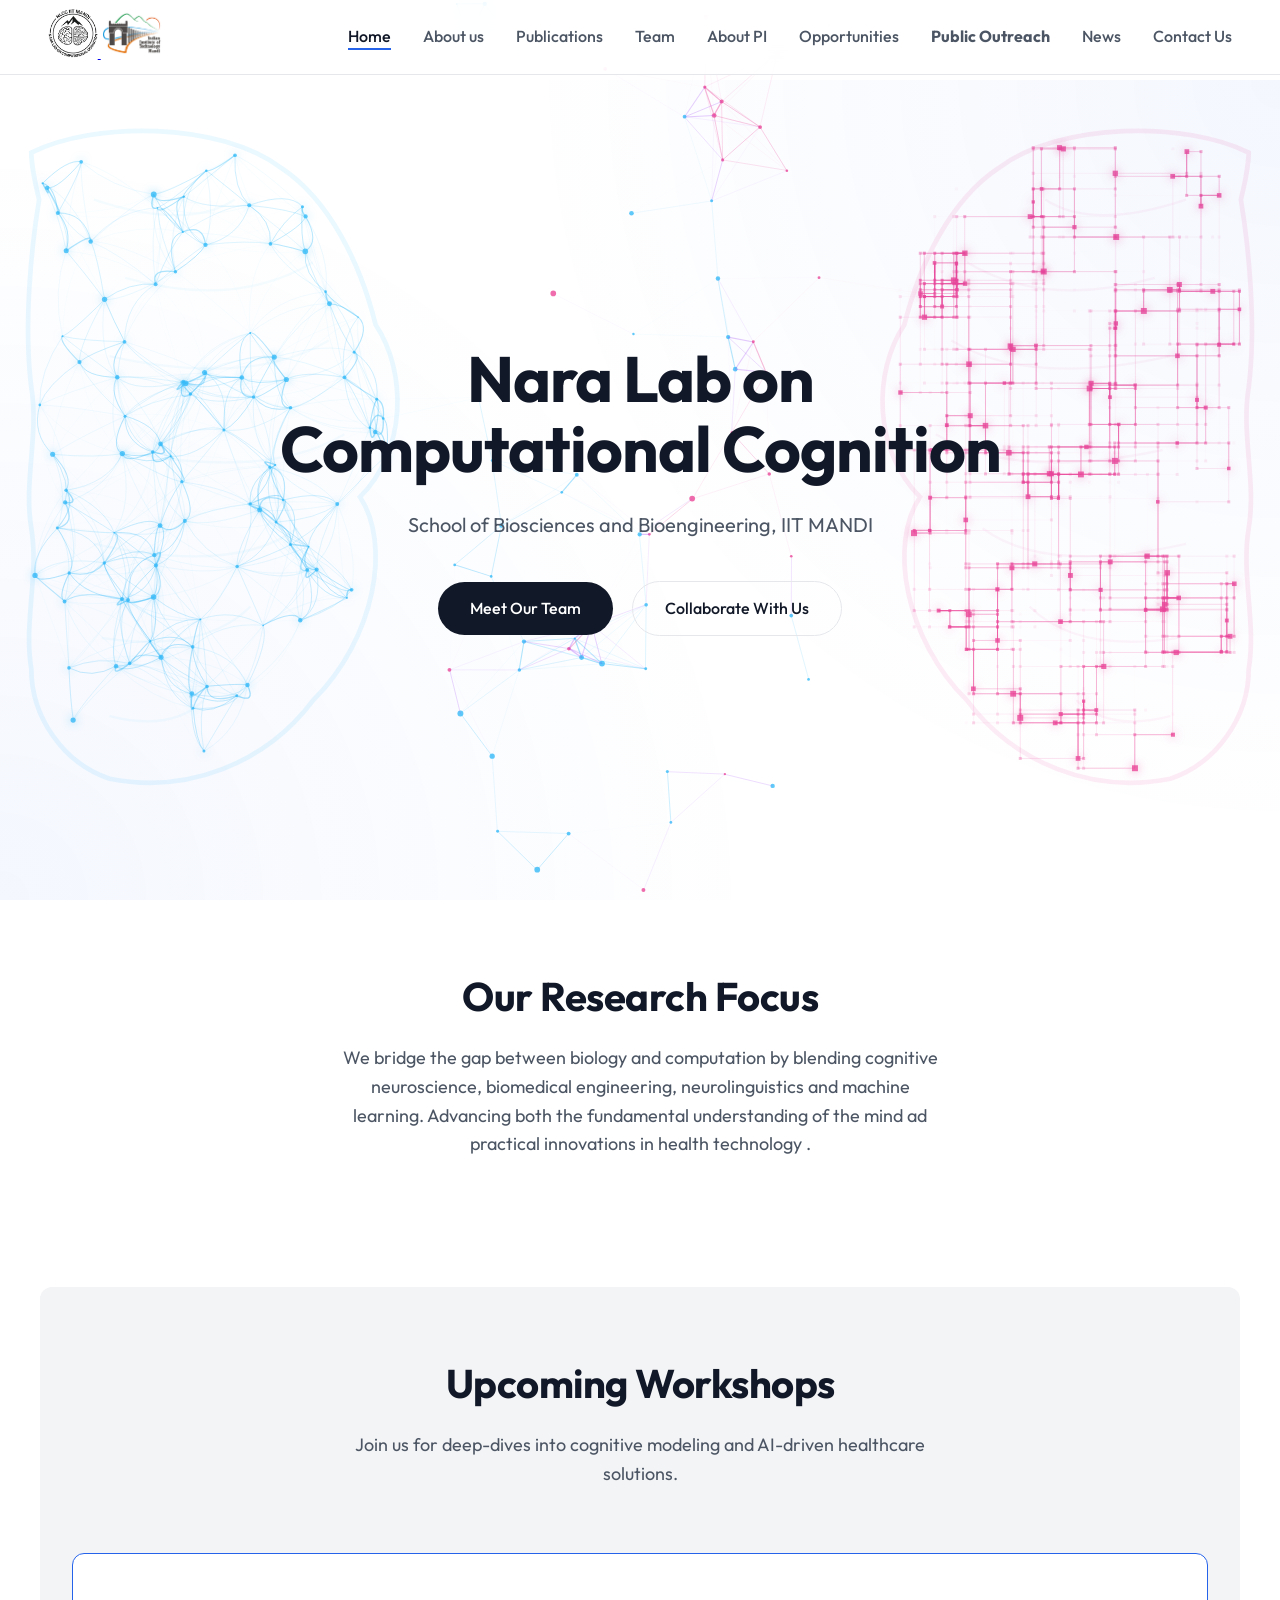
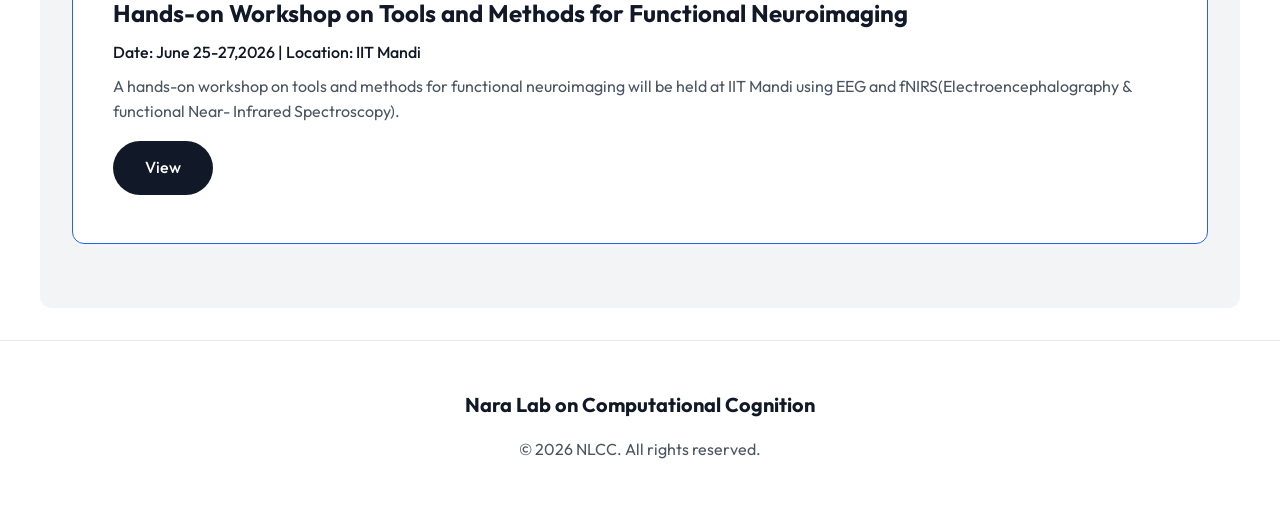
<file: index.html>
<!DOCTYPE html>
<html lang="en">

<head>
    <meta charset="UTF-8">
    <meta name="viewport" content="width=device-width, initial-scale=1.0">
    <title>NLCC - Nara Lab on Computational Cognition</title>
    <meta name="description"
        content="Nara Lab on Computational Cognition (NLCC) explores the intersection of computation and human cognition.">
    <link rel="stylesheet" href="style.css">
</head>

<body>
    <canvas id="neuronCanvas"></canvas>
    <nav>
        <div class="nav-container">
            <a href="index.html" class="active" class="logo">
                <img src="images/logo.jpg" alt="NLCC Logo" class="logo-img">
                <img src="images/iitlogo.png" alt="IIT Mandi Logo" class="logo-img">
            </a>
            <div class="menu-toggle" id="mobile-menu">
                <span class="bar"></span>
                <span class="bar"></span>
                <span class="bar"></span>
            </div>
            <ul class="nav-links">
                <li><a href="index.html" class="active">Home</a></li>
                <li><a href="about.html">About us</a></li>
                <li><a href="publications.html">Publications</a></li>
                <li><a href="team.html">Team</a></li>
                <li><a href="about_pi.html">About PI</a></li>
                <li><a href="opportunities.html">Opportunities</a></li>
                <li><a href="workshops.html" class="blink">Public Outreach</a></li>
                <li><a href="news.html">News</a></li>
                <li><a href="contact.html">Contact Us</a></li>
            </ul>
        </div>
    </nav>

    <main>
        <section class="hero">
            <div class="hero-content animate-fade-in">
                <h1>Nara Lab on<br>Computational Cognition</h1>
                <p>School of Biosciences and Bioengineering, IIT MANDI</p>
                <div class="hero-buttons">
                    <a href="team.html" class="btn btn-primary">Meet Our Team</a>
                    <a href="contact.html" class="btn btn-outline">Collaborate With Us</a>
                </div>
            </div>
        </section>

        <section class="container" id="about">
            <h2 class="section-title">Our Research Focus</h2>
            <p class="section-subtitle"> We bridge the gap between biology and computation by blending cognitive
                neuroscience,
                biomedical engineering, neurolinguistics and machine learning.
                Advancing both the fundamental understanding of the mind ad practical innovations in
                health technology .
            </p>

            <!--<div class="grid">
                <div class="card animate-fade-in delay-1">
                    <h3>Cognitive Modeling</h3>
                    <p>Building mathematical and algorithmic models that accurately simulate diverse human cognitive
                        processes spanning from memory to complex decision making.</p>
                </div>
                <div class="card animate-fade-in delay-2">
                    <h3>Machine Learning</h3>
                    <p>Leveraging biologically-inspired neural networks and reinforcement learning to develop more
                        robust, interpretable, and adaptable artificial intelligence.</p>
                </div>
                <div class="card animate-fade-in delay-1">
                    <h3>Human-AI Interaction</h3>
                    <p>Investigating how artificial cognitive architectures can be designed to better align with human
                        reasoning patterns for seamless collaboration.</p>
                </div>
            </div>-->
        </section>

        <section class="container" id="workshops"
            style="background-color: var(--bg-secondary); border-radius: var(--radius); padding: 4rem 2rem; margin-bottom: 2rem;">
            <h2 class="section-title">Upcoming Workshops</h2>
            <p class="section-subtitle">Join us for deep-dives into cognitive modeling and AI-driven healthcare
                solutions.</p>
            <div class="grid" style="grid-template-columns: 1fr; gap: 2rem;">
                <div class="card animate-fade-in delay-1"
                    style="display: flex; justify-content: space-between; align-items: center; flex-wrap: wrap; gap: 1rem; border-color: var(--accent);">
                    <div>
                        <h3 style="color: var(--text-primary); font-size: 1.5rem; margin-bottom: 0.5rem;">Hands-on
                            Workshop on Tools and Methods for Functional Neuroimaging</h3>
                        <p
                            style="font-weight: 500; font-size: 1rem; color: var(--text-primary); margin-bottom: 0.5rem;">
                            Date: June 25-27,2026 | Location: IIT Mandi</p>
                        <p style="color: var(--text-secondary);">A hands-on workshop on tools and methods for functional
                            neuroimaging will be held at IIT Mandi using EEG and fNIRS(Electroencephalography &
                            functional
                            Near- Infrared Spectroscopy).</p>
                    </div>
                    <div>
                        <a href="workshops.html" class="btn btn-primary"
                            style="margin-bottom: 0.5rem; display: inline-block;">View</a>
                        <br>
                        <!--<a href="workshops.html" class="btn btn-outline" style="margin-left: 0;">Register Now</a>-->
                    </div>
                </div>
            </div>
        </section>
    </main>

    <footer>
        <div class="footer-content">
            <div class="footer-logo">Nara Lab on Computational Cognition</div>
            <p>&copy; 2026 NLCC. All rights reserved.</p>
        </div>
    </footer>
    <script src="neurons.js"></script>

    <script>
        document.addEventListener('DOMContentLoaded', () => {
            const mobileMenu = document.getElementById('mobile-menu');
            const navLinks = document.querySelector('.nav-links');
            if (mobileMenu) {
                mobileMenu.addEventListener('click', () => {
                    navLinks.classList.toggle('active');
                    mobileMenu.classList.toggle('active');
                });
            }
        });
    </script>
</body>

</html>
</file>
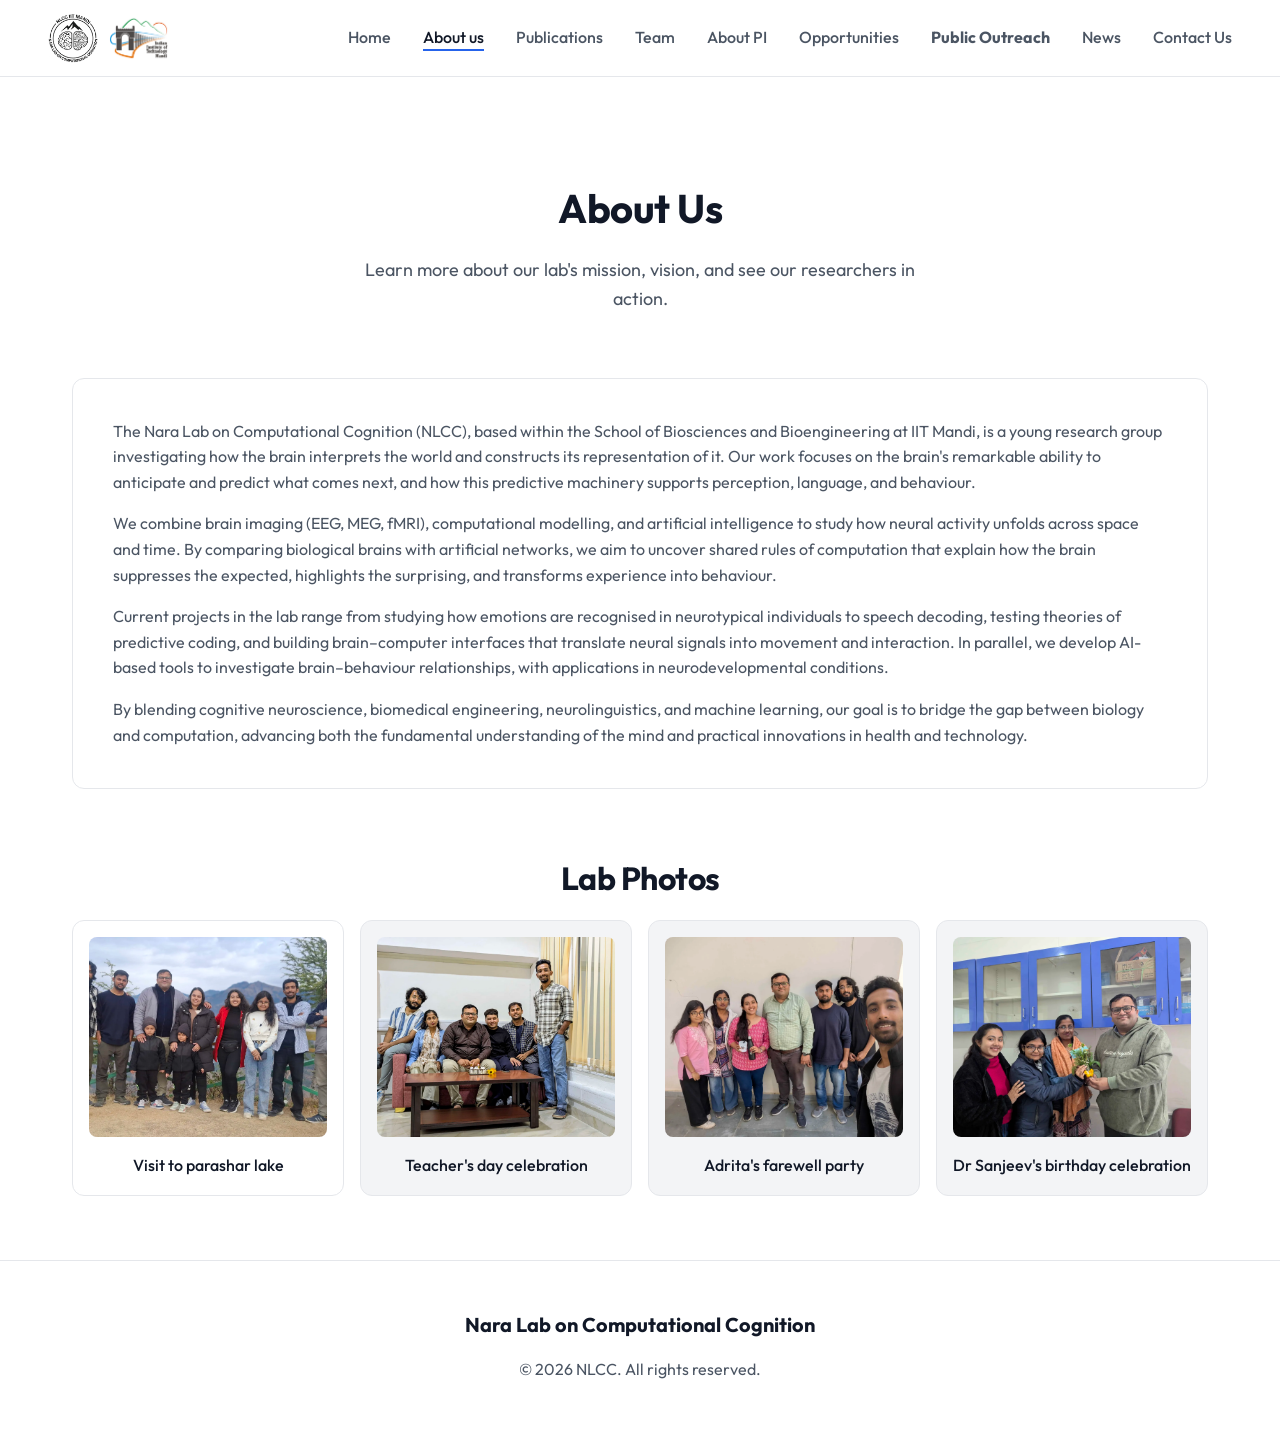
<file: about.html>
<!DOCTYPE html>
<html lang="en">

<head>
    <meta charset="UTF-8">
    <meta name="viewport" content="width=device-width, initial-scale=1.0">
    <title>About Us - NLCC</title>
    <meta name="description" content="About Nara Lab on Computational Cognition and our lab photos.">
    <link rel="stylesheet" href="style.css">
</head>

<body>
        <nav>
        <div class="nav-container">
            <a href="index.html" class="logo">
                <img src="images/logo.jpg" alt="NLCC Logo" class="logo-img">
                <img src="images/iitlogo.png" alt="IIT Mandi Logo" class="logo-img">
            </a>
            <div class="menu-toggle" id="mobile-menu">
                <span class="bar"></span>
                <span class="bar"></span>
                <span class="bar"></span>
            </div>
            <ul class="nav-links">
                <li><a href="index.html">Home</a></li>
                <li><a href="about.html" class="active">About us</a></li>
                <li><a href="publications.html">Publications</a></li>
                <li><a href="team.html">Team</a></li>
                <li><a href="about_pi.html">About PI</a></li>
                <li><a href="opportunities.html">Opportunities</a></li>
                <li><a href="workshops.html" class="blink">Public Outreach</a></li>
                <li><a href="news.html">News</a></li>
                <li><a href="contact.html">Contact Us</a></li>
            </ul>
        </div>
    </nav>

    <main>
        <div class="container" style="padding-top: 6rem;">
            <h1 class="section-title animate-fade-in">About Us</h1>
            <p class="section-subtitle animate-fade-in delay-1">Learn more about our lab's mission, vision, and see our
                researchers in action.</p>

            <div class="card animate-fade-in delay-1" style="margin-bottom: 3rem;">
                <p style="margin-bottom: 1rem;">The Nara Lab on Computational Cognition (NLCC), based within the School
                    of Biosciences and Bioengineering at IIT Mandi, is a young research group investigating how the
                    brain interprets the world and constructs its representation of it. Our work focuses on the brain's
                    remarkable ability to anticipate and predict what comes next, and how this predictive machinery
                    supports perception, language, and behaviour.</p>
                <p style="margin-bottom: 1rem;">We combine brain imaging (EEG, MEG, fMRI), computational modelling, and
                    artificial intelligence to study how neural activity unfolds across space and time. By comparing
                    biological brains with artificial networks, we aim to uncover shared rules of computation that
                    explain how the brain suppresses the expected, highlights the surprising, and transforms experience
                    into behaviour.</p>
                <p style="margin-bottom: 1rem;">Current projects in the lab range from studying how emotions are
                    recognised in neurotypical individuals to speech decoding, testing theories of predictive coding,
                    and building brain–computer interfaces that translate neural signals into movement and interaction.
                    In parallel, we develop AI-based tools to investigate brain–behaviour relationships, with
                    applications in neurodevelopmental conditions.</p>
                <p>By blending cognitive neuroscience, biomedical engineering, neurolinguistics, and machine learning,
                    our goal is to bridge the gap between biology and computation, advancing both the fundamental
                    understanding of the mind and practical innovations in health and technology.</p>
            </div>

            <h2 class="section-title animate-fade-in" style="font-size: 2rem; margin-top: 4rem;">Lab Photos</h2>
            <div class="grid" style="grid-template-columns: repeat(auto-fit, minmax(250px, 1fr)); gap: 1rem;">
                <!-- Placeholder for Lab Photos -->
                <div class="card animate-fade-in delay-1"
                    style="padding: 1rem; display: flex; flex-direction: column; align-items: center; background-color: var(--bg-primary);">
                    <img src="images/g1.webp" alt="Lab Activity 1"
                        style="width: 100%; height: 200px; object-fit: cover; border-radius: 8px; margin-bottom: 1rem;">
                    <p style="text-align: center; color: var(--text-primary); font-weight: 500; margin: 0;">Visit to
                        parashar lake</p>
                </div>
                <div class="card animate-fade-in delay-2"
                    style="padding: 1rem; display: flex; flex-direction: column; align-items: center; justify-content: center; background-color: var(--bg-secondary); min-height: 200px;">
                    <img src="images/g2.webp" alt="Lab Activity 1"
                        style="width: 100%; height: 200px; object-fit: cover; border-radius: 8px; margin-bottom: 1rem;">
                    <p style="text-align: center; color: var(--text-primary); font-weight: 500; margin: 0;">Teacher's
                        day celebration</p>
                </div>
                <div class="card animate-fade-in delay-1"
                    style="padding: 1rem; display: flex; flex-direction: column; align-items: center; justify-content: center; background-color: var(--bg-secondary); min-height: 200px;">
                    <img src="images/g3.webp" alt="Lab Activity 1"
                        style="width: 100%; height: 200px; object-fit: cover; border-radius: 8px; margin-bottom: 1rem;">
                    <p style="text-align: center; color: var(--text-primary); font-weight: 500; margin: 0;">Adrita's
                        farewell party</p>
                </div>
                <div class="card animate-fade-in delay-2"
                    style="padding: 1rem; display: flex; flex-direction: column; align-items: center; justify-content: center; background-color: var(--bg-secondary); min-height: 200px;">
                    <img src="images/g4.webp" alt="Lab Activity 1"
                        style="width: 100%; height: 200px; object-fit: cover; border-radius: 8px; margin-bottom: 1rem;">
                    <p style="text-align: center; color: var(--text-primary); font-weight: 500; margin: 0;">Dr Sanjeev's
                        birthday celebration</p>
                </div>
            </div>
        </div>
    </main>

    <footer>
        <div class="footer-content">
            <div class="footer-logo">Nara Lab on Computational Cognition</div>
            <p>&copy; 2026 NLCC. All rights reserved.</p>
        </div>
    </footer>

    <!-- Add a simple IntersectionObserver script to trigger animations on scroll -->
    <script>
        document.addEventListener('DOMContentLoaded', () => {
            const observer = new IntersectionObserver((entries) => {
                entries.forEach((entry) => {
                    if (entry.isIntersecting) {
                        entry.target.classList.add('animate-fade-in');
                        observer.unobserve(entry.target);
                    }
                });
            }, {
                threshold: 0.1
            });

            document.querySelectorAll('.card').forEach((el) => {
                // Remove animation initially for items not in viewport
                el.style.opacity = '0';
                el.classList.remove('animate-fade-in', 'delay-1', 'delay-2');
                observer.observe(el);
            });
        });
    </script>

    <script>
        document.addEventListener('DOMContentLoaded', () => {
            const mobileMenu = document.getElementById('mobile-menu');
            const navLinks = document.querySelector('.nav-links');
            if (mobileMenu) {
                mobileMenu.addEventListener('click', () => {
                    navLinks.classList.toggle('active');
                    mobileMenu.classList.toggle('active');
                });
            }
        });
    </script>
</body>

</html>
</file>
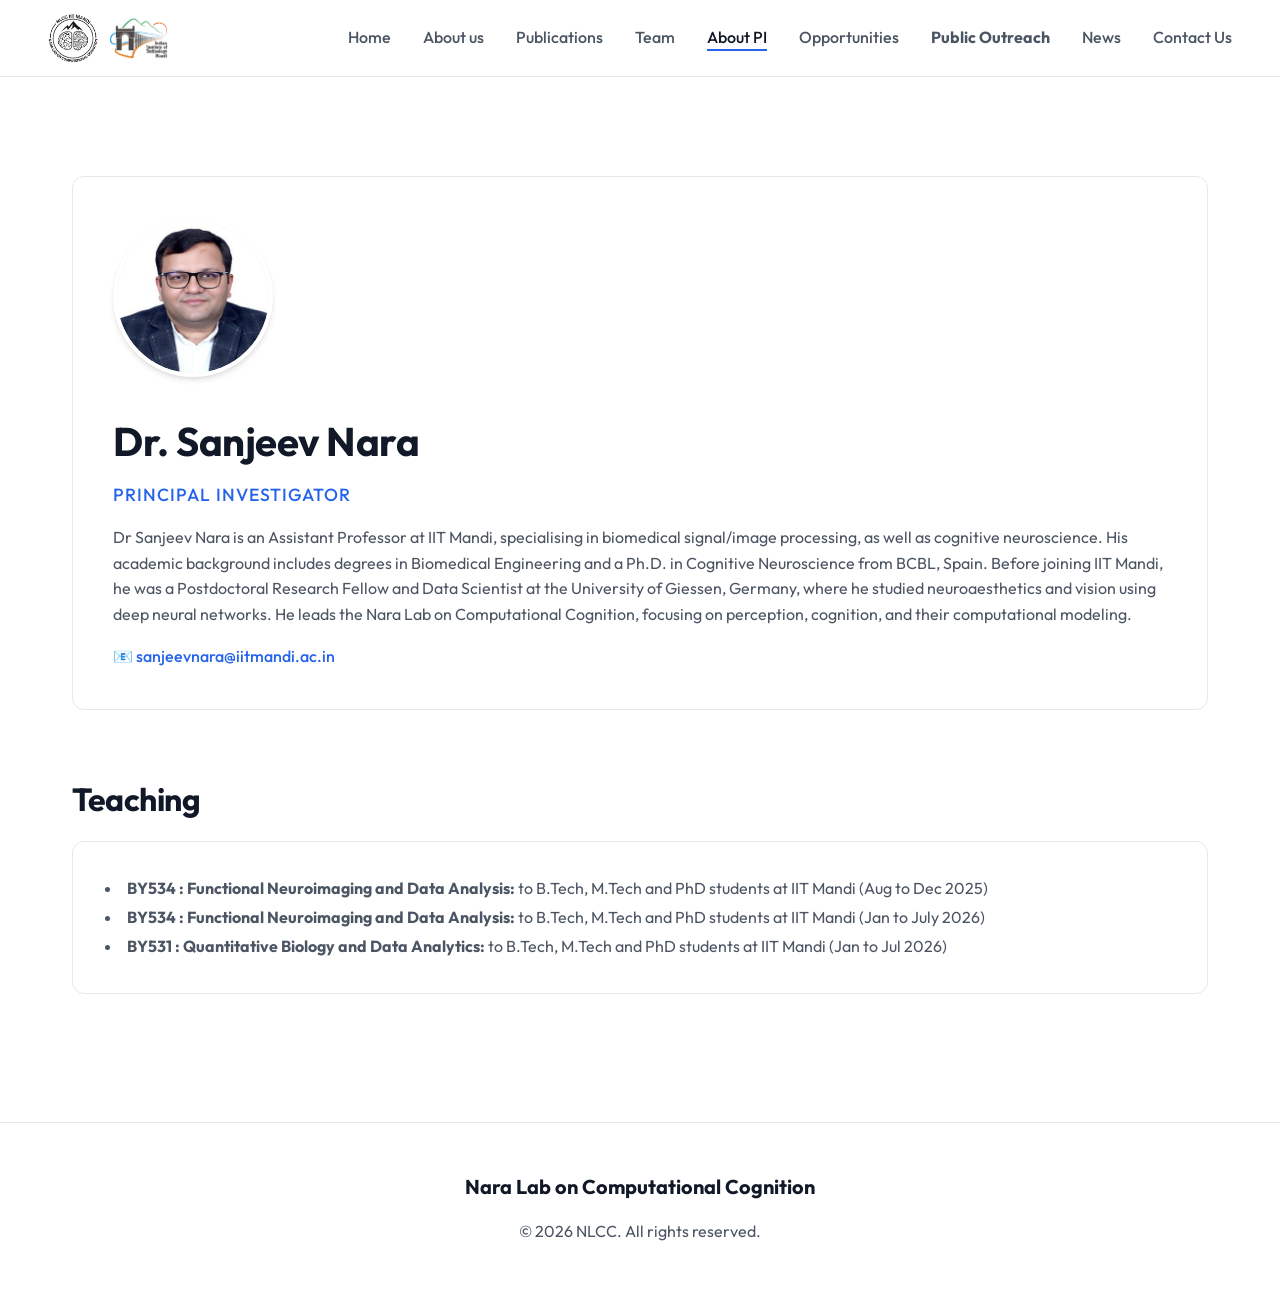
<file: about_pi.html>
<!DOCTYPE html>
<html lang="en">

<head>
    <meta charset="UTF-8">
    <meta name="viewport" content="width=device-width, initial-scale=1.0">
    <title>About PI - NLCC</title>
    <meta name="description"
        content="About Dr. Sanjeev Nara, Principal Investigator at NLCC, including teaching and institutional responsibilities.">
    <link rel="stylesheet" href="style.css">
</head>

<body>
    <nav>
        <div class="nav-container">
            <a href="index.html" class="logo">
                <img src="images/logo.jpg" alt="NLCC Logo" class="logo-img">
                <img src="images/iitlogo.png" alt="IIT Mandi Logo" class="logo-img">
            </a>
            <div class="menu-toggle" id="mobile-menu">
                <span class="bar"></span>
                <span class="bar"></span>
                <span class="bar"></span>
            </div>
            <ul class="nav-links">
                <li><a href="index.html">Home</a></li>
                <li><a href="about.html">About us</a></li>
                <li><a href="publications.html">Publications</a></li>
                <li><a href="team.html">Team</a></li>
                <li><a href="about_pi.html" class="active">About PI</a></li>
                <li><a href="opportunities.html">Opportunities</a></li>
                <li><a href="workshops.html" class="blink">Public Outreach</a></li>
                <li><a href="news.html">News</a></li>
                <li><a href="contact.html">Contact Us</a></li>
            </ul>
        </div>
    </nav>

    <main>
        <div class="container" style="padding-top: 6rem;">
            <!-- Principal Investigator Profile -->
            <div class="card animate-fade-in delay-1"
                style="display: flex; flex-direction: column; gap: 2rem; margin-bottom: 4rem;">
                <div style="display: flex; gap: 2rem; align-items: flex-start; flex-wrap: wrap;">
                    <div class="member-image"
                        style="margin: 0; flex-shrink: 0; padding: 0; overflow: hidden; height: 160px; width: 160px;">
                        <img src="images/sn.webp" alt="Sanjeev Nara"
                            style="width: 100%; height: 100%; object-fit: cover; border-radius: 50%;">
                    </div>
                    <div style="flex-grow: 1;">
                        <h1 class="section-title" style="text-align: left; margin-top: 0; margin-bottom: 0.5rem;">Dr.
                            Sanjeev Nara</h1>
                        <div class="member-role" style="margin-bottom: 1rem; font-size: 1.1rem;">Principal Investigator
                        </div>
                        <p style="font-size: 1rem; margin-bottom: 1rem; color: var(--text-secondary);">
                            Dr Sanjeev Nara is an Assistant Professor at IIT Mandi, specialising in biomedical
                            signal/image processing, as well as cognitive neuroscience. His academic background includes
                            degrees in Biomedical Engineering and a Ph.D. in Cognitive Neuroscience from BCBL, Spain.
                            Before joining IIT Mandi, he was a Postdoctoral Research Fellow and Data Scientist at the
                            University of Giessen, Germany, where he studied neuroaesthetics and vision using deep
                            neural networks. He leads the Nara Lab on Computational Cognition, focusing on perception,
                            cognition, and their computational modeling.
                        </p>
                        <a href="mailto:sanjeevnara@iitmandi.ac.in"
                            style="font-size: 1rem; color: var(--accent); text-decoration: none; font-weight: 500;">
                            📧 sanjeevnara@iitmandi.ac.in
                        </a>
                    </div>
                </div>
            </div>

            <!-- Teaching Section -->
            <h2 class="section-title animate-fade-in delay-1"
                style="font-size: 2rem; margin-top: 2rem; text-align: left;">Teaching</h2>
            <div class="grid animate-fade-in delay-2"
                style="grid-template-columns: 1fr; gap: 1rem; margin-bottom: 4rem;">
                <div class="card" style="padding: 2rem;">
                    <ul style="list-style-position: inside; color: var(--text-secondary); line-height: 1.8;">
                        <li><strong>BY534 : Functional Neuroimaging and Data Analysis:</strong> to B.Tech, M.Tech and
                            PhD students at IIT Mandi (Aug to Dec 2025)</li>
                        <li><strong>BY534 : Functional Neuroimaging and Data Analysis:</strong> to B.Tech, M.Tech and
                            PhD students at IIT Mandi (Jan to July 2026)</li>
                        <li><strong>BY531 : Quantitative Biology and Data Analytics:</strong> to B.Tech, M.Tech and PhD
                            students
                            at IIT Mandi (Jan to Jul 2026)</li>





                    </ul>
                </div>
            </div>

            <!-- Institutional Responsibilities Section 
            <h2 class="section-title animate-fade-in delay-1"
                style="font-size: 2rem; margin-top: 2rem; text-align: left;">Institutional Responsibilities</h2>
            <div class="grid animate-fade-in delay-2"
                style="grid-template-columns: 1fr; gap: 1rem; margin-bottom: 4rem;">
                <div class="card" style="padding: 2rem;">
                    <ul style="list-style-position: inside; color: var(--text-secondary); line-height: 1.8;">
                        <li><strong>Committee Member:</strong> Bioscience Program Committee</li>
                        <li><strong>Advisor:</strong> Biomedical Engineering Student Group</li>
                        
                    </ul>
                </div>
            </div>
            -->
        </div>
    </main>

    <footer>
        <div class="footer-content">
            <div class="footer-logo">Nara Lab on Computational Cognition</div>
            <p>&copy; 2026 NLCC. All rights reserved.</p>
        </div>
    </footer>

    <!-- IntersectionObserver for Animations -->
    <script>
        document.addEventListener('DOMContentLoaded', () => {
            const observer = new IntersectionObserver((entries) => {
                entries.forEach((entry) => {
                    if (entry.isIntersecting) {
                        entry.target.classList.add('animate-fade-in');
                        observer.unobserve(entry.target);
                    }
                });
            }, {
                threshold: 0.1
            });

            document.querySelectorAll('.card, .section-title, .grid').forEach((el) => {
                el.style.opacity = '0';
                observer.observe(el);
            });
        });
    </script>

    <!-- Mobile Navigation Toggle -->
    <script>
        document.addEventListener('DOMContentLoaded', () => {
            const mobileMenu = document.getElementById('mobile-menu');
            const navLinks = document.querySelector('.nav-links');
            if (mobileMenu) {
                mobileMenu.addEventListener('click', () => {
                    navLinks.classList.toggle('active');
                    mobileMenu.classList.toggle('active');
                });
            }
        });
    </script>
</body>

</html>
</file>
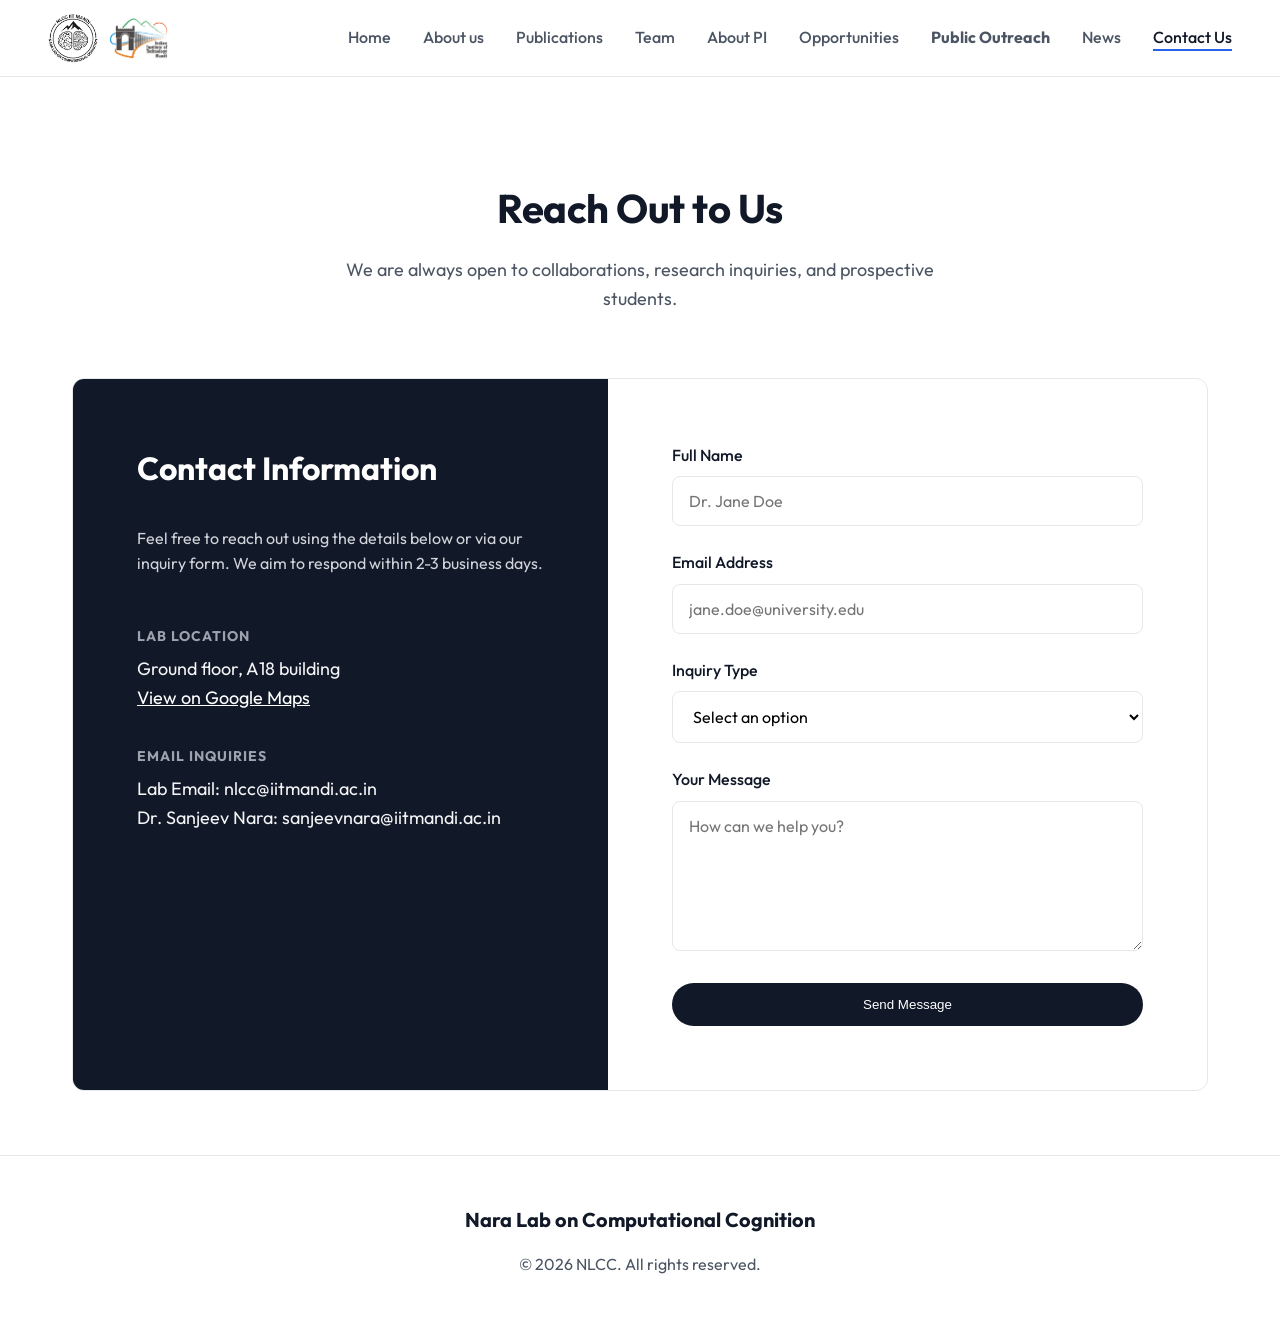
<file: contact.html>
<!DOCTYPE html>
<html lang="en">

<head>
    <meta charset="UTF-8">
    <meta name="viewport" content="width=device-width, initial-scale=1.0">
    <title>Reach Out - NLCC</title>
    <meta name="description" content="Contact the Nara Lab on Computational Cognition.">
    <link rel="stylesheet" href="style.css">
</head>

<body>
        <nav>
        <div class="nav-container">
            <a href="index.html" class="logo">
                <img src="images/logo.jpg" alt="NLCC Logo" class="logo-img">
                <img src="images/iitlogo.png" alt="IIT Mandi Logo" class="logo-img">
            </a>
            <div class="menu-toggle" id="mobile-menu">
                <span class="bar"></span>
                <span class="bar"></span>
                <span class="bar"></span>
            </div>
            <ul class="nav-links">
                <li><a href="index.html">Home</a></li>
                <li><a href="about.html">About us</a></li>
                <li><a href="publications.html">Publications</a></li>
                <li><a href="team.html">Team</a></li>
                <li><a href="about_pi.html">About PI</a></li>
                <li><a href="opportunities.html">Opportunities</a></li>
                <li><a href="workshops.html" class="blink">Public Outreach</a></li>
                <li><a href="news.html">News</a></li>
                <li><a href="contact.html" class="active">Contact Us</a></li>
            </ul>
        </div>
    </nav>

    <main>
        <div class="container" style="padding-top: 6rem;">
            <h1 class="section-title animate-fade-in">Reach Out to Us</h1>
            <p class="section-subtitle animate-fade-in delay-1">We are always open to collaborations, research
                inquiries, and prospective students.</p>

            <div class="contact-wrapper animate-fade-in delay-2">
                <div class="contact-info">
                    <h3>Contact Information</h3>
                    <p style="margin-bottom: 3rem; color: #d1d5db;">Feel free to reach out using the details below or
                        via our inquiry form. We aim to respond within 2-3 business days.</p>

                    <div class="info-item">
                        <h4>Lab Location</h4>
                        <p>Ground floor, A18 building<br>
                            <a href="https://maps.app.goo.gl/HXbCLyMFDTjji6zz5" target="_blank"
                                style="color: white; text-decoration: underline;">View on Google Maps</a>
                        </p>
                    </div>

                    <div class="info-item">
                        <h4>Email Inquiries</h4>
                        <p>Lab Email: nlcc@iitmandi.ac.in<br>Dr. Sanjeev Nara: sanjeevnara@iitmandi.ac.in</p>
                    </div>

                    <!--*<div class="info-item">
                        <h4>Follow Our Research</h4>
                        <p style="margin-top: 0.5rem;">
                            <a href="#" style="color: white; text-decoration: underline; margin-right: 1rem;">Google
                                Scholar</a>
                            <a href="#" style="color: white; text-decoration: underline;">GitHub Repository</a>
                        </p>
                    </div>-->
                </div>

                <div class="contact-form">
                    <form action="mailto:nlcc@iitmandi.ac.in" method="POST" enctype="text/plain">
                        <div class="form-group">
                            <label for="name">Full Name</label>
                            <input type="text" id="name" name="name" class="form-control" required
                                placeholder="Dr. Jane Doe">
                        </div>

                        <div class="form-group">
                            <label for="email">Email Address</label>
                            <input type="email" id="email" name="email" class="form-control" required
                                placeholder="jane.doe@university.edu">
                        </div>

                        <div class="form-group">
                            <label for="subject">Inquiry Type</label>
                            <select id="subject" name="subject" class="form-control" required>
                                <option value="" disabled selected>Select an option</option>
                                <option value="collaboration">Research Collaboration</option>
                                <option value="phd">Prospective Student Inquiry</option>
                                <option value="press">Press / Media</option>
                                <option value="other">Other</option>
                            </select>
                        </div>

                        <div class="form-group">
                            <label for="message">Your Message</label>
                            <textarea id="message" name="message" class="form-control" required
                                placeholder="How can we help you?"></textarea>
                        </div>

                        <button type="submit" class="btn btn-primary" style="width: 100%;">Send Message</button>
                    </form>
                </div>
            </div>
        </div>
    </main>

    <footer>
        <div class="footer-content">
            <div class="footer-logo">Nara Lab on Computational Cognition</div>
            <p>&copy; 2026 NLCC. All rights reserved.</p>
        </div>
    </footer>

    <script>
        document.addEventListener('DOMContentLoaded', () => {
            // Trigger the animation for the contact wrapper
            setTimeout(() => {
                document.querySelector('.contact-wrapper').style.opacity = '1';
                document.querySelector('.contact-wrapper').style.transform = 'translateY(0)';
            }, 100);
        });
    </script>

    <script>
        document.addEventListener('DOMContentLoaded', () => {
            const mobileMenu = document.getElementById('mobile-menu');
            const navLinks = document.querySelector('.nav-links');
            if (mobileMenu) {
                mobileMenu.addEventListener('click', () => {
                    navLinks.classList.toggle('active');
                    mobileMenu.classList.toggle('active');
                });
            }
        });
    </script>
</body>

</html>
</file>
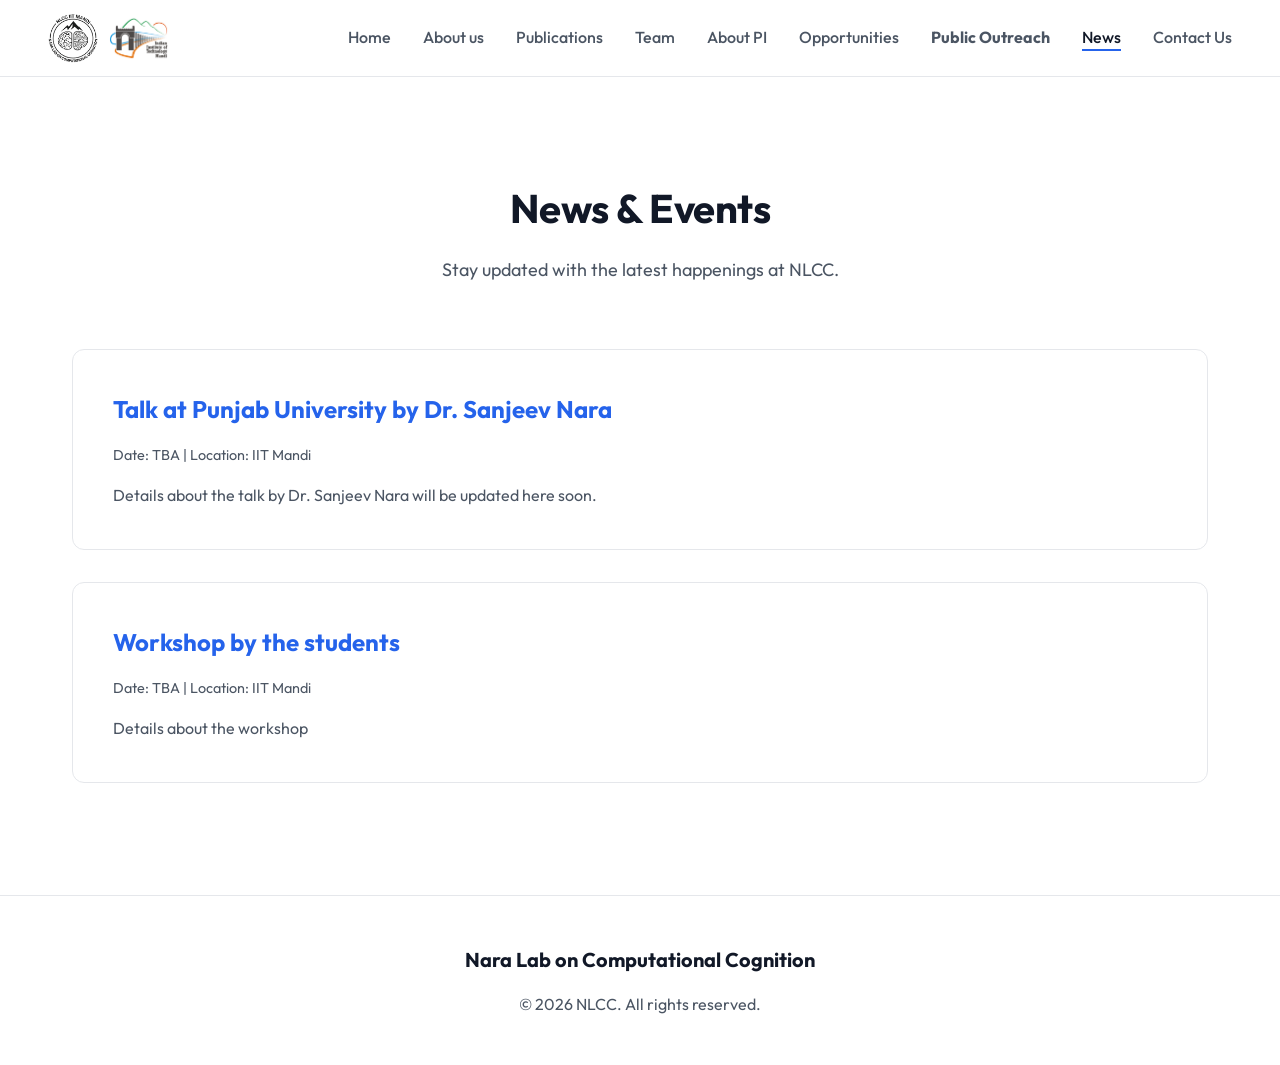
<file: news.html>
<!DOCTYPE html>
<html lang="en">

<head>
    <meta charset="UTF-8">
    <meta name="viewport" content="width=device-width, initial-scale=1.0">
    <title>News - NLCC</title>
    <meta name="description" content="Latest news, talks, and workshops from Nara Lab on Computational Cognition.">
    <link rel="stylesheet" href="style.css">
</head>

<body>
    <nav>
        <div class="nav-container">
            <a href="index.html" class="logo">
                <img src="images/logo.jpg" alt="NLCC Logo" class="logo-img">
                <img src="images/iitlogo.png" alt="IIT Mandi Logo" class="logo-img">
            </a>
            <div class="menu-toggle" id="mobile-menu">
                <span class="bar"></span>
                <span class="bar"></span>
                <span class="bar"></span>
            </div>
            <ul class="nav-links">
                <li><a href="index.html">Home</a></li>
                <li><a href="about.html">About us</a></li>
                <li><a href="publications.html">Publications</a></li>
                <li><a href="team.html">Team</a></li>
                <li><a href="about_pi.html">About PI</a></li>
                <li><a href="opportunities.html">Opportunities</a></li>
                <li><a href="workshops.html" class="blink">Public Outreach</a></li>
                <li><a href="news.html" class="active">News</a></li>
                <li><a href="contact.html">Contact Us</a></li>
            </ul>
        </div>
    </nav>

    <main>
        <div class="container" style="padding-top: 6rem;">
            <h1 class="section-title animate-fade-in">News & Events</h1>
            <p class="section-subtitle animate-fade-in delay-1">Stay updated with the latest happenings at NLCC.</p>

            <!--<h2 class="section-title animate-fade-in" style="font-size: 2rem; margin-top: 4rem; text-align: left;">Talk
                by Sir</h2>-->
            <div class="grid" style="grid-template-columns: 1fr; gap: 2rem; margin-bottom: 3rem;">
                <div class="card animate-fade-in delay-1">
                    <h3 style="margin-top: 0; color: var(--accent);">Talk at Punjab University by Dr. Sanjeev Nara</h3>
                    <p style="font-size: 0.9rem; margin-bottom: 1rem; color: var(--text-secondary);">Date: TBA |
                        Location: IIT Mandi</p>
                    <p>Details about the talk by Dr. Sanjeev Nara will be updated here soon.</p>
                </div>
                <div class="card animate-fade-in delay-1">
                    <h3 style="margin-top: 0; color: var(--accent);">Workshop by the students</h3>
                    <p style="font-size: 0.9rem; margin-bottom: 1rem; color: var(--text-secondary);">Date: TBA |
                        Location: IIT Mandi</p>
                    <p>Details about the workshop</p>
                </div>
            </div>
            <!--
            <h2 class="section-title animate-fade-in" style="font-size: 2rem; margin-top: 4rem; text-align: left;">
                Workshop We Attended</h2>
            <div class="grid" style="grid-template-columns: 1fr; gap: 2rem; margin-bottom: 3rem;">
                <div class="card animate-fade-in delay-1">
                    <h3 style="margin-top: 0; color: var(--accent);">Recent Workshop Participation</h3>
                    <p style="font-size: 0.9rem; margin-bottom: 1rem; color: var(--text-secondary);">Date: TBA |
                        Location: Various</p>
                    <p>Details about the workshops attended by our lab members will be highlighted here.</p>
                </div>
            </div>
            -->
        </div>
    </main>

    <footer>
        <div class="footer-content">
            <div class="footer-logo">Nara Lab on Computational Cognition</div>
            <p>&copy; 2026 NLCC. All rights reserved.</p>
        </div>
    </footer>

    <!-- Add a simple IntersectionObserver script to trigger animations on scroll -->
    <script>
        document.addEventListener('DOMContentLoaded', () => {
            const observer = new IntersectionObserver((entries) => {
                entries.forEach((entry) => {
                    if (entry.isIntersecting) {
                        entry.target.classList.add('animate-fade-in');
                        observer.unobserve(entry.target);
                    }
                });
            }, {
                threshold: 0.1
            });

            document.querySelectorAll('.card, .section-title, .section-subtitle').forEach((el) => {
                el.style.opacity = '0';
                observer.observe(el);
            });
        });
    </script>

    <script>
        document.addEventListener('DOMContentLoaded', () => {
            const mobileMenu = document.getElementById('mobile-menu');
            const navLinks = document.querySelector('.nav-links');
            if (mobileMenu) {
                mobileMenu.addEventListener('click', () => {
                    navLinks.classList.toggle('active');
                    mobileMenu.classList.toggle('active');
                });
            }
        });
    </script>
</body>

</html>
</file>
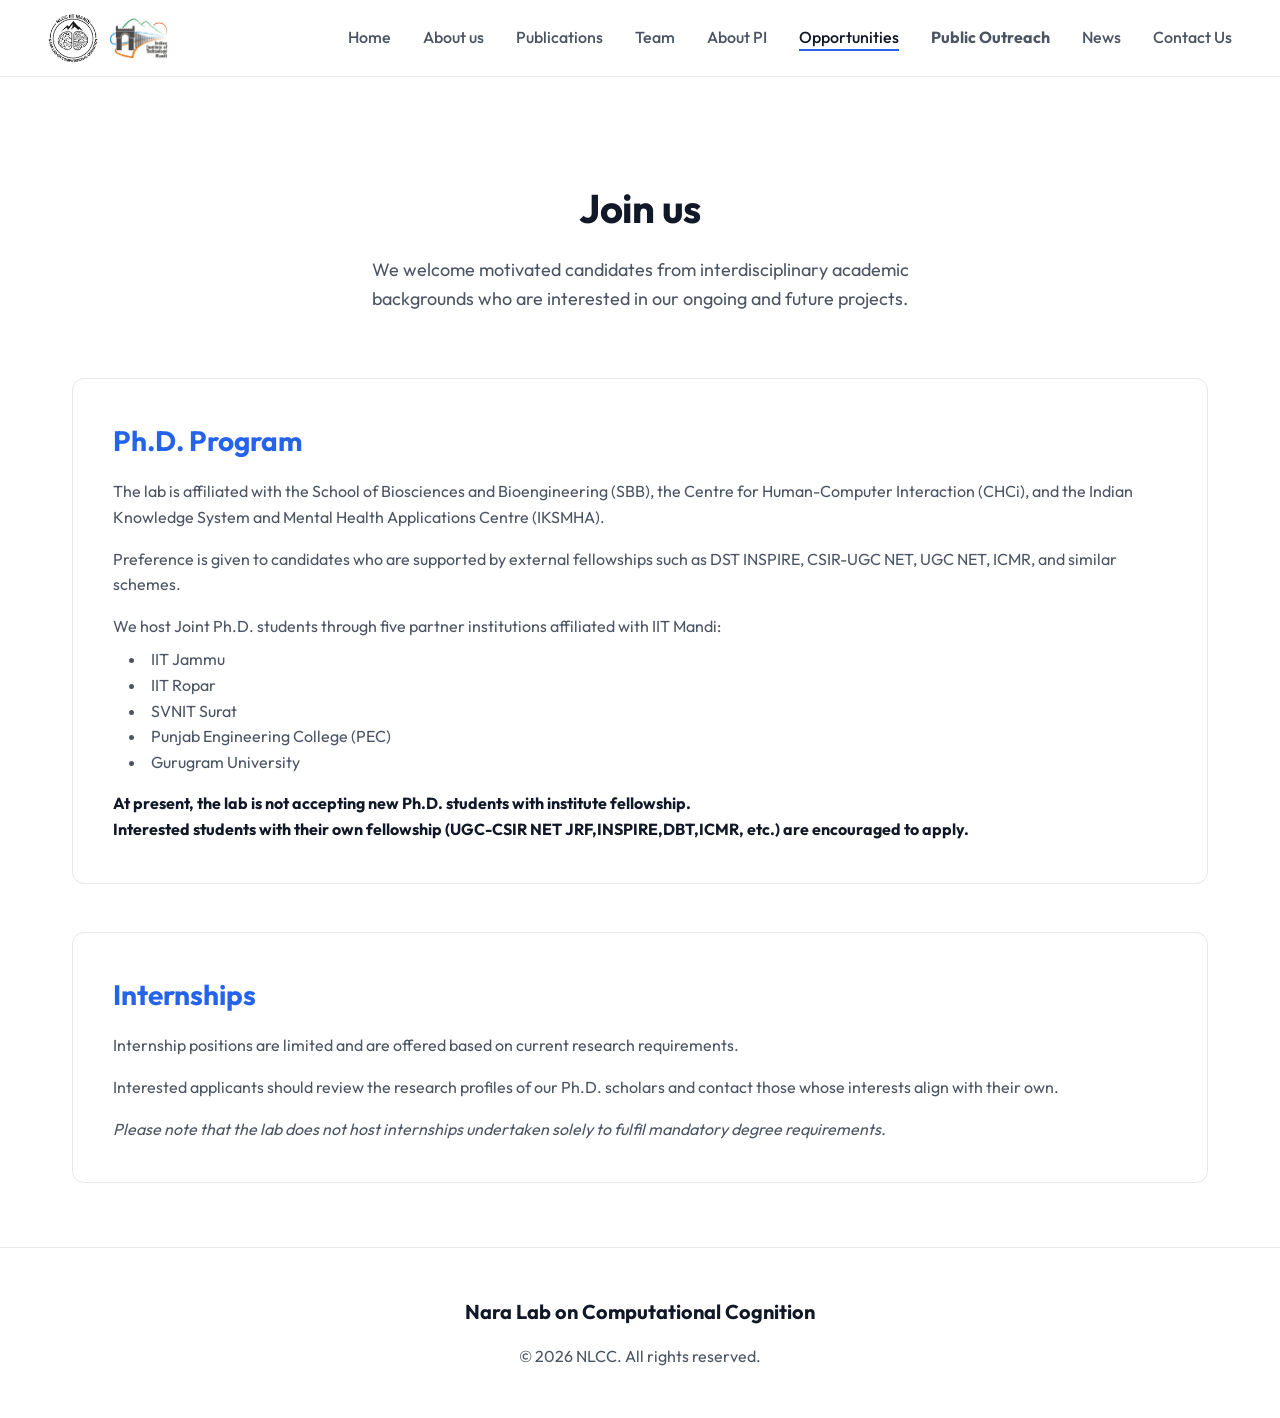
<file: opportunities.html>
<!DOCTYPE html>
<html lang="en">

<head>
    <meta charset="UTF-8">
    <meta name="viewport" content="width=device-width, initial-scale=1.0">
    <title>Opportunities - NLCC</title>
    <meta name="description" content="Opportunities at Nara Lab on Computational Cognition.">
    <link rel="stylesheet" href="style.css">
</head>

<body>
    <nav>
        <div class="nav-container">
            <a href="index.html" class="logo">
                <img src="images/logo.jpg" alt="NLCC Logo" class="logo-img">
                <img src="images/iitlogo.png" alt="IIT Mandi Logo" class="logo-img">
            </a>
            <div class="menu-toggle" id="mobile-menu">
                <span class="bar"></span>
                <span class="bar"></span>
                <span class="bar"></span>
            </div>
            <ul class="nav-links">
                <li><a href="index.html">Home</a></li>
                <li><a href="about.html">About us</a></li>
                <li><a href="publications.html">Publications</a></li>
                <li><a href="team.html">Team</a></li>
                <li><a href="about_pi.html">About PI</a></li>
                <li><a href="opportunities.html" class="active">Opportunities</a></li>
                <li><a href="workshops.html" class="blink">Public Outreach</a></li>
                <li><a href="news.html">News</a></li>
                <li><a href="contact.html">Contact Us</a></li>
            </ul>
        </div>
    </nav>

    <main>
        <div class="container" style="padding-top: 6rem;">
            <h1 class="section-title animate-fade-in">Join us</h1>
            <p class="section-subtitle animate-fade-in delay-1">We welcome motivated candidates from interdisciplinary
                academic backgrounds who are interested in our ongoing and future projects.</p>

            <div class="grid" style="grid-template-columns: 1fr; gap: 3rem;">
                <div class="card animate-fade-in delay-1">
                    <h3 style="color: var(--accent); font-size: 1.75rem;">Ph.D. Program</h3>
                    <p style="margin-bottom: 1rem;">The lab is affiliated with the School of Biosciences and
                        Bioengineering (SBB), the Centre for Human-Computer Interaction (CHCi), and the Indian Knowledge
                        System and Mental Health Applications Centre (IKSMHA).</p>
                    <p style="margin-bottom: 1rem;">Preference is given to candidates who are supported by external
                        fellowships such as DST INSPIRE, CSIR-UGC NET, UGC NET, ICMR, and similar schemes.</p>
                    <p style="margin-bottom: 0.5rem;">We host Joint Ph.D. students through five partner institutions
                        affiliated with IIT Mandi:</p>
                    <ul
                        style="list-style-position: inside; margin-bottom: 1rem; color: var(--text-secondary); padding-left: 1rem;">
                        <li>IIT Jammu</li>
                        <li>IIT Ropar</li>
                        <li>SVNIT Surat</li>
                        <li>Punjab Engineering College (PEC)</li>
                        <li>Gurugram University</li>
                    </ul>
                    <p style="font-weight: 500; color: var(--text-primary);"><strong>At present, the lab is not
                            accepting new Ph.D. students with institute fellowship.<br> Interested students with their
                            own
                            fellowship (UGC-CSIR NET JRF,INSPIRE,DBT,ICMR, etc.) are encouraged to apply.</strong></p>
                </div>

                <div class="card animate-fade-in delay-2">
                    <h3 style="color: var(--accent); font-size: 1.75rem;">Internships</h3>
                    <p style="margin-bottom: 1rem;">Internship positions are limited and are offered based on current
                        research requirements.</p>
                    <p style="margin-bottom: 1rem;">Interested applicants should review the research profiles of our
                        Ph.D. scholars and contact those whose interests align with their own.</p>
                    <p style="font-style: italic;">Please note that the lab does not host internships undertaken solely
                        to fulfil mandatory degree requirements.</p>
                </div>
            </div>
        </div>
    </main>

    <footer>
        <div class="footer-content">
            <div class="footer-logo">Nara Lab on Computational Cognition</div>
            <p>&copy; 2026 NLCC. All rights reserved.</p>
        </div>
    </footer>

    <!-- Add a simple IntersectionObserver script to trigger animations on scroll -->
    <script>
        document.addEventListener('DOMContentLoaded', () => {
            const observer = new IntersectionObserver((entries) => {
                entries.forEach((entry) => {
                    if (entry.isIntersecting) {
                        entry.target.classList.add('animate-fade-in');
                        observer.unobserve(entry.target);
                    }
                });
            }, {
                threshold: 0.1
            });

            document.querySelectorAll('.card').forEach((el) => {
                // Remove animation initially for items not in viewport
                el.style.opacity = '0';
                el.classList.remove('animate-fade-in', 'delay-1', 'delay-2');
                observer.observe(el);
            });
        });
    </script>

    <script>
        document.addEventListener('DOMContentLoaded', () => {
            const mobileMenu = document.getElementById('mobile-menu');
            const navLinks = document.querySelector('.nav-links');
            if (mobileMenu) {
                mobileMenu.addEventListener('click', () => {
                    navLinks.classList.toggle('active');
                    mobileMenu.classList.toggle('active');
                });
            }
        });
    </script>
</body>

</html>
</file>
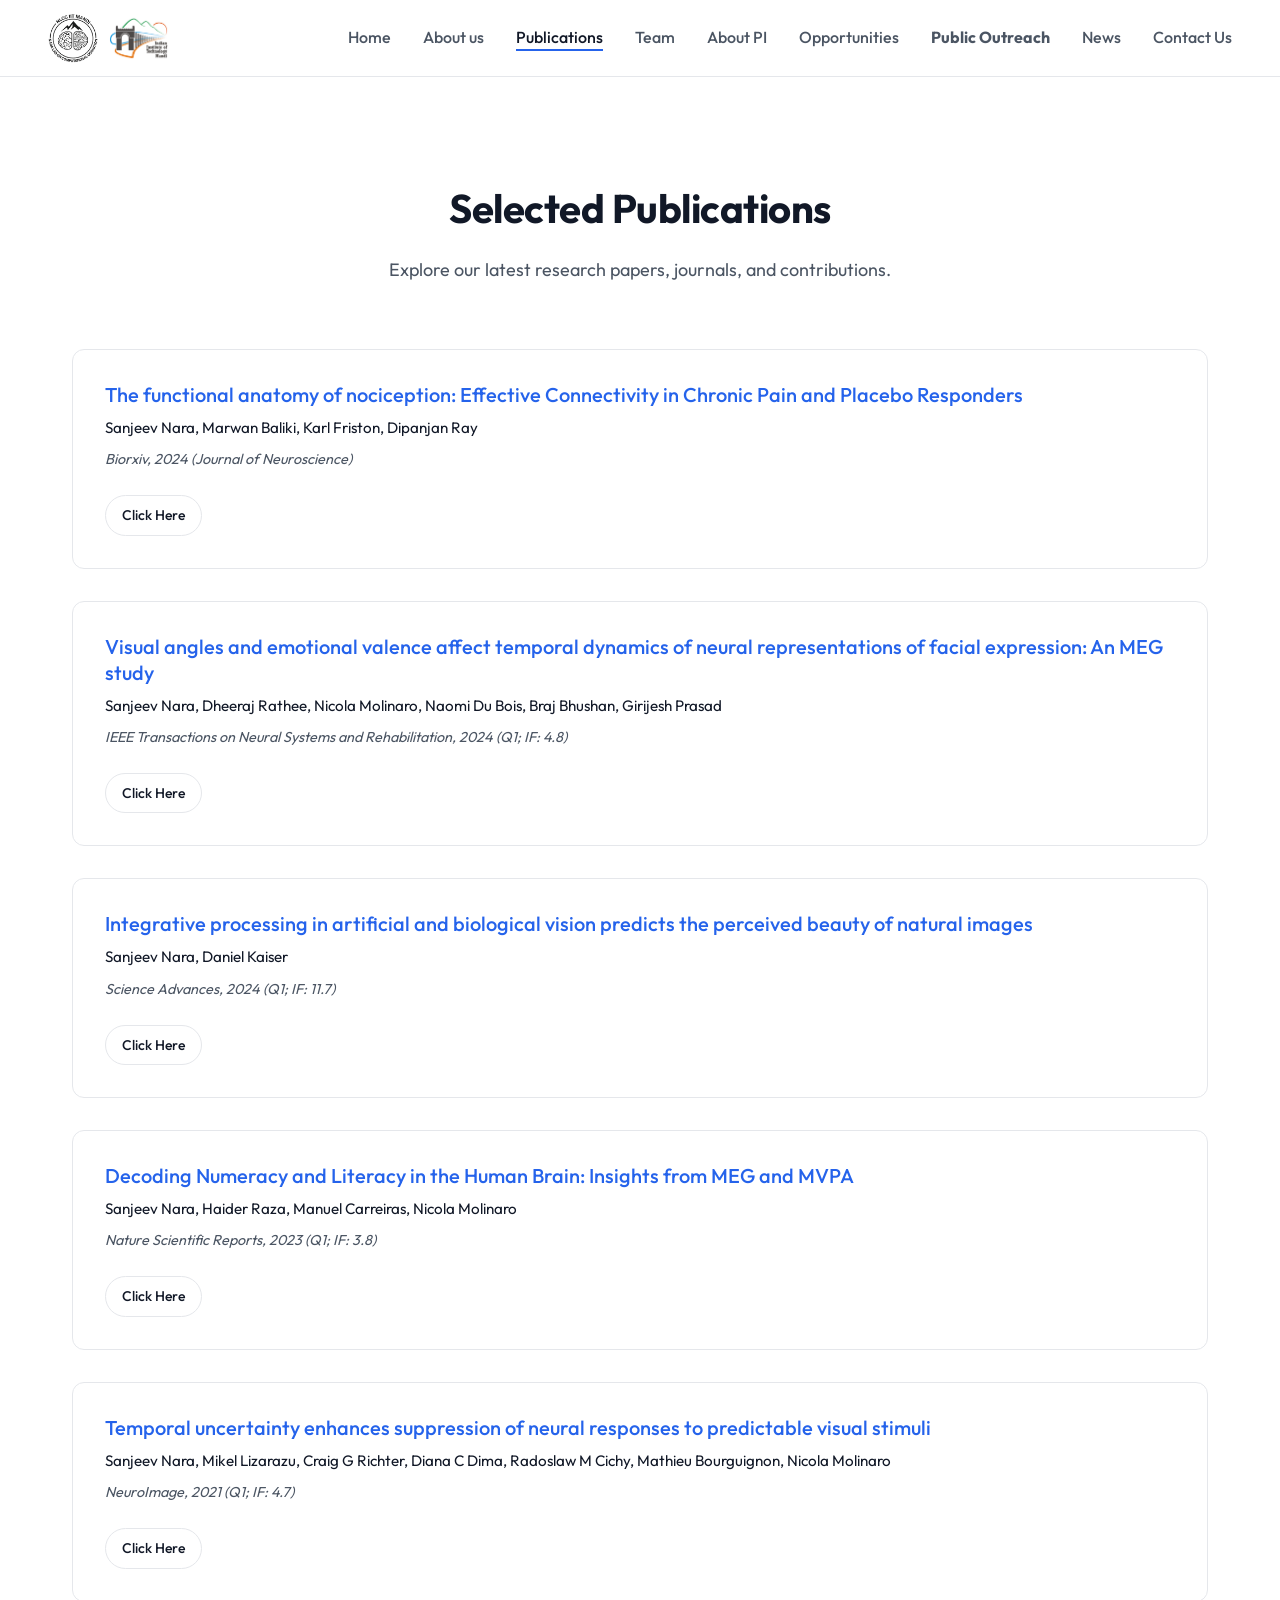
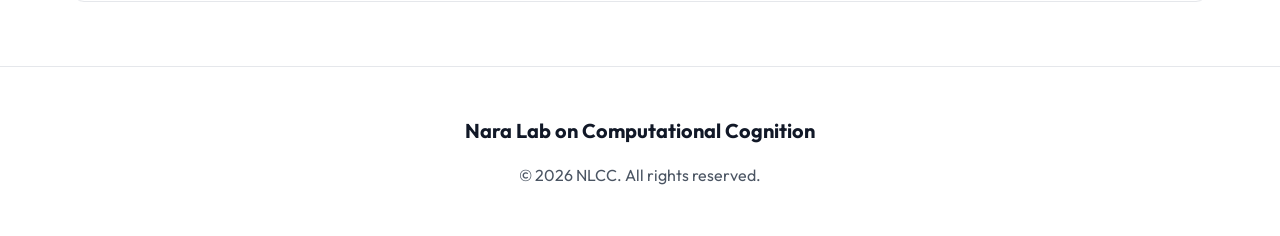
<file: publications.html>
<!DOCTYPE html>
<html lang="en">

<head>
    <meta charset="UTF-8">
    <meta name="viewport" content="width=device-width, initial-scale=1.0">
    <title>Publications - NLCC</title>
    <meta name="description" content="Publications and research papers from Nara Lab on Computational Cognition.">
    <link rel="stylesheet" href="style.css">
</head>

<body>
        <nav>
        <div class="nav-container">
            <a href="index.html" class="logo">
                <img src="images/logo.jpg" alt="NLCC Logo" class="logo-img">
                <img src="images/iitlogo.png" alt="IIT Mandi Logo" class="logo-img">
            </a>
            <div class="menu-toggle" id="mobile-menu">
                <span class="bar"></span>
                <span class="bar"></span>
                <span class="bar"></span>
            </div>
            <ul class="nav-links">
                <li><a href="index.html">Home</a></li>
                <li><a href="about.html">About us</a></li>
                <li><a href="publications.html" class="active">Publications</a></li>
                <li><a href="team.html">Team</a></li>
                <li><a href="about_pi.html">About PI</a></li>
                <li><a href="opportunities.html">Opportunities</a></li>
                <li><a href="workshops.html" class="blink">Public Outreach</a></li>
                <li><a href="news.html">News</a></li>
                <li><a href="contact.html">Contact Us</a></li>
            </ul>
        </div>
    </nav>

    <main>
        <div class="container" style="padding-top: 6rem;">
            <h1 class="section-title animate-fade-in">Selected Publications</h1>
            <p class="section-subtitle animate-fade-in delay-1">Explore our latest research papers, journals, and
                contributions.</p>

            <div class="grid" style="grid-template-columns: 1fr; gap: 2rem;">
                <div class="card animate-fade-in delay-1" style="padding: 2rem;">
                    <h3
                        style="color: var(--accent); font-size: 1.25rem; font-weight: 500; margin-bottom: 0.5rem; line-height: 1.3;">
                        The functional anatomy of nociception: Effective Connectivity in Chronic Pain and Placebo
                        Responders</h3>
                    <p style="font-weight: 400; font-size: 0.95rem; color: var(--text-primary); margin-bottom: 0.5rem;">
                        Sanjeev Nara, Marwan Baliki, Karl Friston, Dipanjan Ray</p>
                    <p
                        style="font-style: italic; color: var(--text-secondary); font-size: 0.9rem; margin-bottom: 1.5rem;">
                        Biorxiv, 2024 (Journal of Neuroscience)</p>
                    <a href="#" class="btn btn-outline"
                        style="margin-left: 0; padding: 0.5rem 1rem; font-size: 0.875rem;">Click Here</a>
                </div>

                <div class="card animate-fade-in delay-2" style="padding: 2rem;">
                    <h3
                        style="color: var(--accent); font-size: 1.25rem; font-weight: 500; margin-bottom: 0.5rem; line-height: 1.3;">
                        Visual angles and emotional valence affect temporal dynamics of neural representations of facial
                        expression: An MEG study</h3>
                    <p style="font-weight: 400; font-size: 0.95rem; color: var(--text-primary); margin-bottom: 0.5rem;">
                        Sanjeev Nara, Dheeraj Rathee, Nicola Molinaro, Naomi Du Bois, Braj Bhushan, Girijesh Prasad</p>
                    <p
                        style="font-style: italic; color: var(--text-secondary); font-size: 0.9rem; margin-bottom: 1.5rem;">
                        IEEE Transactions on Neural Systems and Rehabilitation, 2024 (Q1; IF: 4.8)</p>
                    <a href="#" class="btn btn-outline"
                        style="margin-left: 0; padding: 0.5rem 1rem; font-size: 0.875rem;">Click Here</a>
                </div>

                <div class="card animate-fade-in delay-1" style="padding: 2rem;">
                    <h3
                        style="color: var(--accent); font-size: 1.25rem; font-weight: 500; margin-bottom: 0.5rem; line-height: 1.3;">
                        Integrative processing in artificial and biological vision predicts the perceived beauty of
                        natural images</h3>
                    <p style="font-weight: 400; font-size: 0.95rem; color: var(--text-primary); margin-bottom: 0.5rem;">
                        Sanjeev Nara, Daniel Kaiser</p>
                    <p
                        style="font-style: italic; color: var(--text-secondary); font-size: 0.9rem; margin-bottom: 1.5rem;">
                        Science Advances, 2024 (Q1; IF: 11.7)</p>
                    <a href="#" class="btn btn-outline"
                        style="margin-left: 0; padding: 0.5rem 1rem; font-size: 0.875rem;">Click Here</a>
                </div>

                <div class="card animate-fade-in delay-2" style="padding: 2rem;">
                    <h3
                        style="color: var(--accent); font-size: 1.25rem; font-weight: 500; margin-bottom: 0.5rem; line-height: 1.3;">
                        Decoding Numeracy and Literacy in the Human Brain: Insights from MEG and MVPA</h3>
                    <p style="font-weight: 400; font-size: 0.95rem; color: var(--text-primary); margin-bottom: 0.5rem;">
                        Sanjeev Nara, Haider Raza, Manuel Carreiras, Nicola Molinaro</p>
                    <p
                        style="font-style: italic; color: var(--text-secondary); font-size: 0.9rem; margin-bottom: 1.5rem;">
                        Nature Scientific Reports, 2023 (Q1; IF: 3.8)</p>
                    <a href="#" class="btn btn-outline"
                        style="margin-left: 0; padding: 0.5rem 1rem; font-size: 0.875rem;">Click Here</a>
                </div>

                <div class="card animate-fade-in delay-1" style="padding: 2rem;">
                    <h3
                        style="color: var(--accent); font-size: 1.25rem; font-weight: 500; margin-bottom: 0.5rem; line-height: 1.3;">
                        Temporal uncertainty enhances suppression of neural responses to predictable visual stimuli</h3>
                    <p style="font-weight: 400; font-size: 0.95rem; color: var(--text-primary); margin-bottom: 0.5rem;">
                        Sanjeev Nara, Mikel Lizarazu, Craig G Richter, Diana C Dima, Radoslaw M Cichy, Mathieu
                        Bourguignon, Nicola Molinaro</p>
                    <p
                        style="font-style: italic; color: var(--text-secondary); font-size: 0.9rem; margin-bottom: 1.5rem;">
                        NeuroImage, 2021 (Q1; IF: 4.7)</p>
                    <a href="#" class="btn btn-outline"
                        style="margin-left: 0; padding: 0.5rem 1rem; font-size: 0.875rem;">Click Here</a>
                </div>
            </div>
        </div>
    </main>

    <footer>
        <div class="footer-content">
            <div class="footer-logo">Nara Lab on Computational Cognition</div>
            <p>&copy; 2026 NLCC. All rights reserved.</p>
        </div>
    </footer>

    <!-- Add a simple IntersectionObserver script to trigger animations on scroll -->
    <script>
        document.addEventListener('DOMContentLoaded', () => {
            const observer = new IntersectionObserver((entries) => {
                entries.forEach((entry) => {
                    if (entry.isIntersecting) {
                        entry.target.classList.add('animate-fade-in');
                        observer.unobserve(entry.target);
                    }
                });
            }, {
                threshold: 0.1
            });

            document.querySelectorAll('.card').forEach((el) => {
                // Remove animation initially for items not in viewport
                el.style.opacity = '0';
                el.classList.remove('animate-fade-in', 'delay-1', 'delay-2');
                observer.observe(el);
            });
        });
    </script>

    <script>
        document.addEventListener('DOMContentLoaded', () => {
            const mobileMenu = document.getElementById('mobile-menu');
            const navLinks = document.querySelector('.nav-links');
            if (mobileMenu) {
                mobileMenu.addEventListener('click', () => {
                    navLinks.classList.toggle('active');
                    mobileMenu.classList.toggle('active');
                });
            }
        });
    </script>
</body>

</html>
</file>
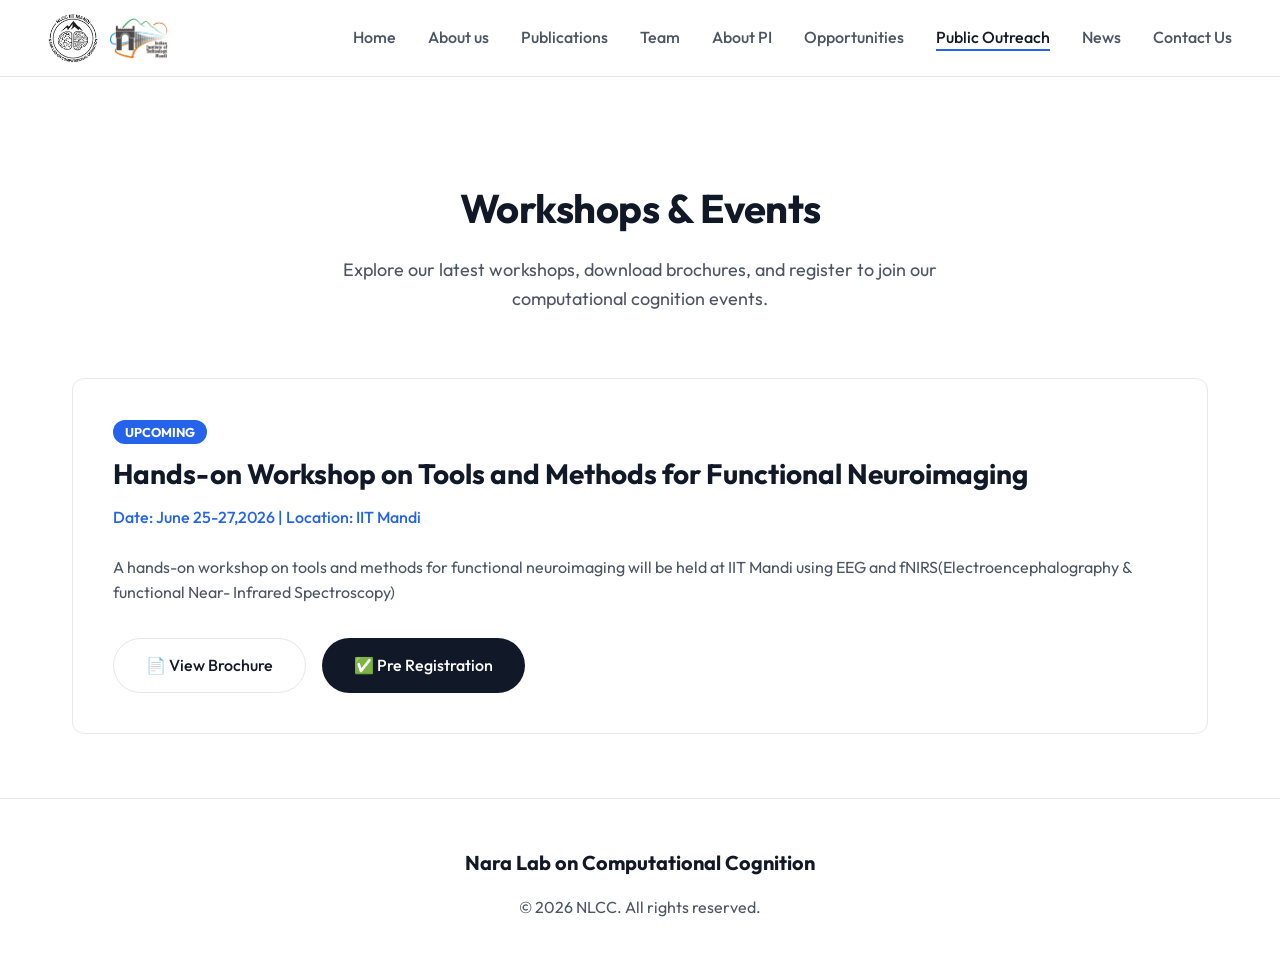
<file: workshops.html>
<!DOCTYPE html>
<html lang="en">

<head>
    <meta charset="UTF-8">
    <meta name="viewport" content="width=device-width, initial-scale=1.0">
    <title>Workshops - NLCC</title>
    <meta name="description" content="Upcoming and past workshops by Nara Lab on Computational Cognition.">
    <link rel="stylesheet" href="style.css">
</head>

<body>
    <nav>
        <div class="nav-container">
            <a href="index.html" class="logo">
                <img src="images/logo.jpg" alt="NLCC Logo" class="logo-img">
                <img src="images/iitlogo.png" alt="IIT Mandi Logo" class="logo-img">
            </a>
            <div class="menu-toggle" id="mobile-menu">
                <span class="bar"></span>
                <span class="bar"></span>
                <span class="bar"></span>
            </div>
            <ul class="nav-links">
                <li><a href="index.html">Home</a></li>
                <li><a href="about.html">About us</a></li>
                <li><a href="publications.html">Publications</a></li>
                <li><a href="team.html">Team</a></li>
                <li><a href="about_pi.html">About PI</a></li>
                <li><a href="opportunities.html">Opportunities</a></li>
                <li><a href="workshops.html" class="active" class="blink">Public Outreach</a></li>
                <li><a href="news.html">News</a></li>
                <li><a href="contact.html">Contact Us</a></li>
            </ul>
        </div>
    </nav>

    <main>
        <div class="container" style="padding-top: 6rem;">
            <h1 class="section-title animate-fade-in">Workshops & Events</h1>
            <p class="section-subtitle animate-fade-in delay-1">Explore our latest workshops, download brochures, and
                register to join our computational cognition events.</p>

            <div class="grid" style="grid-template-columns: 1fr; gap: 3rem;">
                <div class="card animate-fade-in delay-1" style="display: flex; flex-direction: column; gap: 1rem;">
                    <div
                        style="display: flex; justify-content: space-between; align-items: center; flex-wrap: wrap; gap: 1rem;">
                        <div>
                            <span
                                style="background-color: var(--accent); color: white; padding: 0.25rem 0.75rem; border-radius: 9999px; font-size: 0.8rem; font-weight: 700; text-transform: uppercase;">Upcoming</span>
                            <h3
                                style="color: var(--text-primary); font-size: 1.75rem; margin-top: 0.5rem; margin-bottom: 0.5rem;">
                                Hands-on Workshop on Tools and Methods for Functional Neuroimaging</h3>
                            <p style="font-weight: 500; font-size: 1rem; color: var(--accent); margin-bottom: 0.5rem;">
                                Date: June 25-27,2026 | Location: IIT
                                Mandi
                            </p>
                        </div>
                    </div>
                    <p style="color: var(--text-secondary);">A hands-on workshop on tools and methods for functional
                        neuroimaging will be held at IIT Mandi using EEG and fNIRS(Electroencephalography & functional
                        Near- Infrared Spectroscopy)</p>

                    <div style="margin-top: 1rem; display: flex; gap: 1rem; flex-wrap: wrap;">
                        <a href="docs/workshop brochure.pdf" class="btn btn-outline"
                            style="margin-left: 0; display: inline-flex; align-items: center; gap: 0.5rem;"
                            target="_blank">
                            📄 View Brochure
                        </a>
                        <a href="https://forms.gle/Y5eXwC6tQJ8hCMTz6" class="btn btn-primary"
                            style="margin-left: 0; display: inline-flex; align-items: center; gap: 0.5rem;"
                            onclick="event.preventDefault(); alert('Redirecting to the Registration Portal...');">
                            ✅ Pre Registration
                        </a>

                    </div>
                </div>
            </div>
        </div>
    </main>

    <footer>
        <div class="footer-content">
            <div class="footer-logo">Nara Lab on Computational Cognition</div>
            <p>&copy; 2026 NLCC. All rights reserved.</p>
        </div>
    </footer>
    <script>
        document.addEventListener('DOMContentLoaded', () => {
            const observer = new IntersectionObserver((entries) => {
                entries.forEach((entry) => {
                    if (entry.isIntersecting) {
                        entry.target.classList.add('animate-fade-in');
                        observer.unobserve(entry.target);
                    }
                });
            }, {
                threshold: 0.1
            });

            document.querySelectorAll('.card').forEach((el) => {
                el.style.opacity = '0';
                el.classList.remove('animate-fade-in', 'delay-1', 'delay-2');
                observer.observe(el);
            });
        });
    </script>

    <script>
        document.addEventListener('DOMContentLoaded', () => {
            const mobileMenu = document.getElementById('mobile-menu');
            const navLinks = document.querySelector('.nav-links');
            if (mobileMenu) {
                mobileMenu.addEventListener('click', () => {
                    navLinks.classList.toggle('active');
                    mobileMenu.classList.toggle('active');
                });
            }
        });
    </script>
</body>

</html>
</file>
<file: style.css>
@import url('https://fonts.googleapis.com/css2?family=Outfit:wght@300;400;500;700&display=swap');



@media (max-width: 768px) {
    .logo {
        height: 50px;
    }

    .logo-img {
        max-height: 40px;
    }
}
    
:root {
    --bg-primary: #ffffff;
    --bg-secondary: #f3f4f6;
    --text-primary: #111827;
    --text-secondary: #4b5563;
    --accent: #2563eb;
    --accent-hover: #1d4ed8;
    --border: #e5e7eb;
    --radius: 12px;
    --shadow-sm: 0 1px 2px 0 rgb(0 0 0 / 0.05);
    --shadow-md: 0 4px 6px -1px rgb(0 0 0 / 0.1), 0 2px 4px -2px rgb(0 0 0 / 0.1);
    --shadow-lg: 0 10px 15px -3px rgb(0 0 0 / 0.1), 0 4px 6px -4px rgb(0 0 0 / 0.1);
    --transition: all 0.3s cubic-bezier(0.4, 0, 0.2, 1);
}

* {
    margin: 0;
    padding: 0;
    box-sizing: border-box;
}

html {
    background-color: var(--bg-primary);
    overflow-y: scroll;
}

body {
    font-family: 'Outfit', sans-serif;
    background-color: transparent;
    color: var(--text-primary);
    line-height: 1.6;
    display: flex;
    flex-direction: column;
    min-height: 100vh;
    -webkit-font-smoothing: antialiased;
    position: relative;
    /* Ensure body can hold absolute/fixed items properly */
}

/* Canvas Animation */
#neuronCanvas {
    position: fixed;
    top: 0;
    left: 0;
    width: 100vw;
    height: 100vh;
    z-index: -1;
    pointer-events: none;
    /* Let clicks pass through to content */
}

/* Animations */
@keyframes fadeIn {
    from {
        opacity: 0;
        transform: translateY(20px);
    }

    to {
        opacity: 1;
        transform: translateY(0);
    }
}

.animate-fade-in {
    animation: fadeIn 0.8s ease-out forwards;
}

.delay-1 {
    animation-delay: 0.2s;
}

.delay-2 {
    animation-delay: 0.4s;
}

/* Navigation */
nav {
    position: fixed;
    top: 0;
    width: 100%;
    background: rgba(255, 255, 255, 0.8);
    backdrop-filter: blur(12px);
    -webkit-backdrop-filter: blur(12px);
    border-bottom: 1px solid var(--border);
    z-index: 1000;
    transition: var(--transition);
}

.nav-container {
    max-width: 1200px;
    margin: 0 auto;
    padding: 0.5rem 0.5rem;
    display: flex;
    justify-content: space-between;
    align-items: center;
}


.logo-img {
    height: 100%;      /* fill parent height */
    max-height: 50px;  /* prevent oversized scaling */
    width: auto;       /* keep aspect ratio */
    object-fit: contain;
}

.logo {
    display: flex;
    align-items: center;
    gap: 10px;

    text-decoration: none;
    height: 60px;   /* navbar height control */
}

.logo span {
    color: var(--accent);
}

.nav-links {
    display: flex;
    gap: 2rem;
    list-style: none;
}

.nav-links a {
    text-decoration: none;
    color: var(--text-secondary);
    font-weight: 500;
    font-size: 1rem;
    transition: var(--transition);
    position: relative;
}

.nav-links a::after {
    content: '';
    position: absolute;
    width: 0;
    height: 2px;
    bottom: -4px;
    left: 0;
    background-color: var(--accent);
    transition: var(--transition);
}

.nav-links a:hover,
.nav-links a.active {
    color: var(--text-primary);
}

.nav-links a:hover::after,
.nav-links a.active::after {
    width: 100%;
}

@keyframes blinkText {
    0% { color: var(--accent); opacity: 1; transform: scale(1); }
    50% { color: #ef4444; opacity: 0.8; transform: scale(1.05); }
    100% { color: var(--accent); opacity: 1; transform: scale(1); }
}

.nav-links a.blink {
    animation: blinkText 1.5s infinite alternate;
    font-weight: 700;
}

.menu-toggle {
    display: none;
    flex-direction: column;
    cursor: pointer;
    gap: 5px;
    z-index: 1001;
}

.menu-toggle .bar {
    width: 25px;
    height: 3px;
    background-color: var(--text-primary);
    transition: all 0.3s ease-in-out;
    border-radius: 3px;
}

/* Layout */
main {
    flex: 1;
    margin-top: 80px;
    /* To offset fixed nav */
}

.container {
    max-width: 1200px;
    margin: 0 auto;
    padding: 4rem 2rem;
}

/* Hero Section */
.hero {
    min-height: calc(100vh - 80px);
    display: flex;
    align-items: center;
    justify-content: center;
    text-align: center;
    padding: 2rem;
    background: radial-gradient(circle at top right, rgba(37, 99, 235, 0.05), transparent 50%),
        radial-gradient(circle at bottom left, rgba(37, 99, 235, 0.05), transparent 50%);
}

.hero-content {
    max-width: 800px;
    opacity: 0;
}

.hero h1 {
    font-size: 4rem;
    font-weight: 700;
    line-height: 1.1;
    margin-bottom: 1.5rem;
    letter-spacing: -1px;
}

.hero p {
    font-size: 1.25rem;
    color: var(--text-secondary);
    margin-bottom: 2.5rem;
    max-width: 600px;
    margin-left: auto;
    margin-right: auto;
}

.btn {
    display: inline-block;
    padding: 0.875rem 2rem;
    border-radius: 9999px;
    font-weight: 500;
    text-decoration: none;
    transition: var(--transition);
    cursor: pointer;
    border: none;
}

.btn-primary {
    background-color: var(--text-primary);
    color: white;
}

.btn-primary:hover {
    background-color: var(--accent);
    transform: translateY(-2px);
    box-shadow: var(--shadow-md);
}

.btn-outline {
    background-color: transparent;
    color: var(--text-primary);
    border: 1px solid var(--border);
    margin-left: 1rem;
}

.btn-outline:hover {
    border-color: var(--text-primary);
    background-color: var(--bg-secondary);
}

/* Sections */
.section-title {
    font-size: 2.5rem;
    font-weight: 700;
    margin-bottom: 1rem;
    text-align: center;
    letter-spacing: -0.5px;
}

.section-subtitle {
    text-align: center;
    color: var(--text-secondary);
    margin-bottom: 4rem;
    font-size: 1.125rem;
    max-width: 600px;
    margin-left: auto;
    margin-right: auto;
}

/* Cards (for team and features) */
.grid {
    display: grid;
    grid-template-columns: repeat(auto-fit, minmax(300px, 1fr));
    gap: 2rem;
}

.card {
    background: var(--bg-primary);
    border: 1px solid var(--border);
    border-radius: var(--radius);
    padding: 2.5rem;
    transition: var(--transition);
    opacity: 0;
}

.card:hover {
    transform: translateY(-5px);
    box-shadow: var(--shadow-lg);
    border-color: transparent;
}

.card h3 {
    font-size: 1.5rem;
    margin-bottom: 1rem;
    color: var(--text-primary);
}

.card p {
    color: var(--text-secondary);
}

/* Team Specific */
.team-member {
    text-align: center;
    padding: 2rem;
}

.member-image {
    width: 120px;
    height: 120px;
    border-radius: 50%;
    margin: 0 auto 1.5rem;
    background-color: var(--bg-secondary);
    display: flex;
    align-items: center;
    justify-content: center;
    font-size: 2.5rem;
    color: var(--text-secondary);
    border: 4px solid var(--bg-primary);
    box-shadow: var(--shadow-md);
    transition: var(--transition);
}

.team-member:hover .member-image {
    transform: scale(1.05);
    border-color: var(--accent);
    color: var(--accent);
}

.member-role {
    color: var(--accent);
    font-weight: 500;
    margin-bottom: 1rem;
    font-size: 0.9rem;
    text-transform: uppercase;
    letter-spacing: 1px;
}

/* Contact Specific */
.contact-wrapper {
    display: grid;
    grid-template-columns: 1fr 1fr;
    gap: 4rem;
    background: var(--bg-primary);
    border-radius: var(--radius);
    border: 1px solid var(--border);
    overflow: hidden;
    opacity: 0;
}

.contact-info {
    padding: 4rem;
    background: var(--text-primary);
    color: white;
}

.contact-info h3 {
    color: white;
    font-size: 2rem;
    margin-bottom: 2rem;
}

.info-item {
    margin-bottom: 2rem;
}

.info-item h4 {
    font-size: 0.875rem;
    text-transform: uppercase;
    letter-spacing: 1px;
    color: #9ca3af;
    margin-bottom: 0.5rem;
}

.info-item p {
    font-size: 1.125rem;
    color: #f3f4f6;
}

.contact-form {
    padding: 4rem 4rem 4rem 0;
}

.form-group {
    margin-bottom: 1.5rem;
}

.form-group label {
    display: block;
    margin-bottom: 0.5rem;
    font-weight: 500;
    color: var(--text-primary);
}

.form-control {
    width: 100%;
    padding: 0.875rem 1rem;
    border: 1px solid var(--border);
    border-radius: 8px;
    font-family: inherit;
    font-size: 1rem;
    transition: var(--transition);
    background-color: var(--bg-primary);
}

.form-control:focus {
    outline: none;
    border-color: var(--accent);
    box-shadow: 0 0 0 3px rgba(37, 99, 235, 0.1);
}

textarea.form-control {
    min-height: 150px;
    resize: vertical;
}

/* Footer */
footer {
    background-color: var(--bg-primary);
    border-top: 1px solid var(--border);
    padding: 3rem 2rem;
    text-align: center;
    color: var(--text-secondary);
    margin-top: auto;
}

.footer-content {
    max-width: 1200px;
    margin: 0 auto;
    display: flex;
    flex-direction: column;
    align-items: center;
    gap: 1rem;
}

.footer-logo {
    font-weight: 700;
    color: var(--text-primary);
    font-size: 1.25rem;
}

/* Responsive */
@media (max-width: 768px) {
    .menu-toggle {
        display: flex;
    }
    
    .nav-links {
        display: none;
        flex-direction: column;
        position: absolute;
        top: 100%;
        left: 0;
        width: 100%;
        background: rgba(255, 255, 255, 0.98);
        backdrop-filter: blur(12px);
        -webkit-backdrop-filter: blur(12px);
        padding: 1rem 0;
        box-shadow: var(--shadow-md);
        border-bottom: 1px solid var(--border);
        gap: 0;
    }
    
    .nav-links.active {
        display: flex;
    }
    
    .nav-links a {
        display: block;
        padding: 1rem;
        text-align: center;
        width: 100%;
    }

    .nav-links a::after {
        display: none;
    }

    .menu-toggle.active .bar:nth-child(1) {
        transform: translateY(8px) rotate(45deg);
    }
    .menu-toggle.active .bar:nth-child(2) {
        opacity: 0;
    }
    .menu-toggle.active .bar:nth-child(3) {
        transform: translateY(-8px) rotate(-45deg);
    }

    .hero h1 {
        font-size: 2.5rem;
    }

    .contact-wrapper {
        grid-template-columns: 1fr;
    }

    .contact-form {
        padding: 2rem;
    }

    .contact-info {
        padding: 2rem;
    }

    .btn-outline {
        margin-left: 0;
        margin-top: 1rem;
        display: block;
    }
}
</file>
